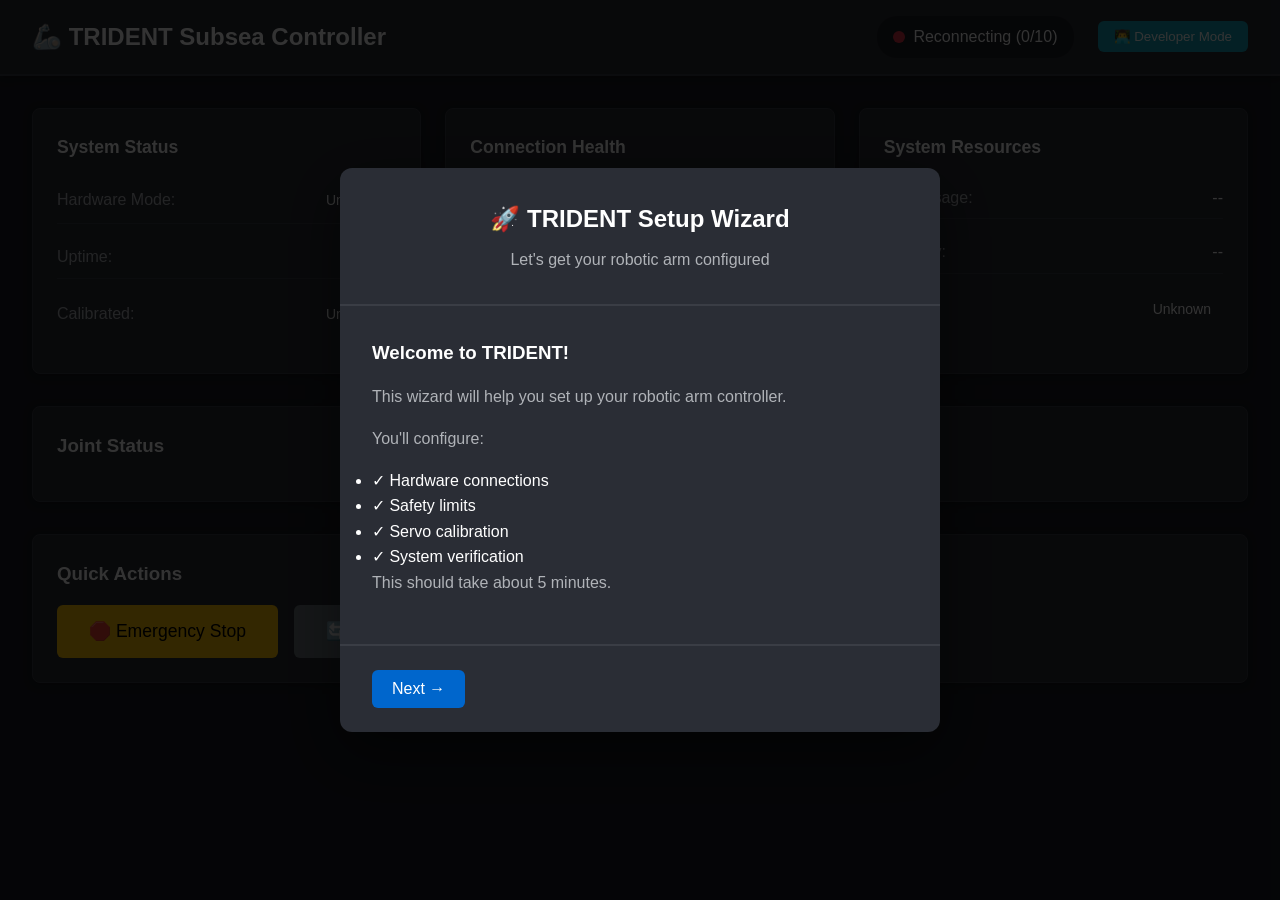
<file: blueos-extension/app/static/index.html>
<!DOCTYPE html>
<html lang="en">
<head>
    <meta charset="UTF-8">
    <meta name="viewport" content="width=device-width, initial-scale=1.0">
    <title>TRIDENT Subsea Controller</title>
    <link rel="stylesheet" href="style.css">
</head>
<body>
    <!-- Header -->
    <header class="header">
        <div class="header-content">
            <h1>🦾 TRIDENT Subsea Controller</h1>
            <div class="header-controls">
                <div class="connection-status" id="connection-status">
                    <span class="status-dot" id="status-dot"></span>
                    <span id="status-text">Disconnected</span>
                </div>
                <button class="mode-toggle" id="mode-toggle">👨‍💻 Developer Mode</button>
            </div>
        </div>
    </header>

    <!-- Main Container -->
    <div class="container">
        <!-- Setup Wizard (shown on first run) -->
        <div class="wizard-overlay" id="wizard-overlay">
            <div class="wizard-modal">
                <div class="wizard-header">
                    <h2>🚀 TRIDENT Setup Wizard</h2>
                    <p>Let's get your robotic arm configured</p>
                </div>
                <div class="wizard-content" id="wizard-content">
                    <!-- Wizard steps will be populated by JS -->
                </div>
                <div class="wizard-footer">
                    <button class="btn btn-secondary" id="wizard-prev">← Previous</button>
                    <button class="btn btn-primary" id="wizard-next">Next →</button>
                    <button class="btn btn-success" id="wizard-finish" style="display:none;">✓ Finish</button>
                </div>
            </div>
        </div>

        <!-- User Mode View -->
        <div class="view user-view" id="user-view">
            <!-- Status Cards -->
            <div class="status-grid">
                <div class="status-card">
                    <h3>System Status</h3>
                    <div class="status-item">
                        <span>Hardware Mode:</span>
                        <span id="hardware-mode" class="badge">Unknown</span>
                    </div>
                    <div class="status-item">
                        <span>Uptime:</span>
                        <span id="uptime">--</span>
                    </div>
                    <div class="status-item">
                        <span>Calibrated:</span>
                        <span id="calibrated" class="badge">Unknown</span>
                    </div>
                </div>

                <div class="status-card">
                    <h3>Connection Health</h3>
                    <div class="status-item">
                        <span>Connected Clients:</span>
                        <span id="client-count">0</span>
                    </div>
                    <div class="status-item">
                        <span>Last Command:</span>
                        <span id="last-command">Never</span>
                    </div>
                    <div class="status-item">
                        <span>Connection Quality:</span>
                        <div class="quality-bar">
                            <div class="quality-fill" id="quality-fill"></div>
                        </div>
                    </div>
                </div>

                <div class="status-card">
                    <h3>System Resources</h3>
                    <div class="status-item">
                        <span>CPU Usage:</span>
                        <span id="cpu-usage">--</span>
                    </div>
                    <div class="status-item">
                        <span>Memory:</span>
                        <span id="memory-usage">--</span>
                    </div>
                    <div class="status-item">
                        <span>Health:</span>
                        <span id="health-status" class="badge">Unknown</span>
                    </div>
                </div>
            </div>

            <!-- Joint Status -->
            <div class="joints-panel">
                <h3>Joint Status</h3>
                <div class="joints-grid" id="joints-grid">
                    <!-- Joints will be populated by JS -->
                </div>
            </div>

            <!-- Control Panel -->
            <div class="control-panel">
                <h3>Quick Actions</h3>
                <div class="button-group">
                    <button class="btn btn-warning btn-large" id="emergency-stop">
                        🛑 Emergency Stop
                    </button>
                    <button class="btn btn-secondary btn-large" id="reset-arm">
                        🔄 Reset to Center
                    </button>
                    <button class="btn btn-primary" id="open-calibration">
                        🎯 Calibrate
                    </button>
                </div>
            </div>
        </div>

        <!-- Developer Mode View -->
        <div class="view developer-view" id="developer-view" style="display: none;">
            <div class="developer-grid">
                <!-- Logs Panel -->
                <div class="panel logs-panel">
                    <div class="panel-header">
                        <h3>System Logs</h3>
                        <div class="panel-controls">
                            <select id="log-level">
                                <option value="all">All Levels</option>
                                <option value="error">Errors Only</option>
                                <option value="warning">Warnings+</option>
                                <option value="info">Info+</option>
                            </select>
                            <button class="btn-icon" id="clear-logs" title="Clear logs">🗑️</button>
                            <button class="btn-icon" id="download-logs" title="Download logs">💾</button>
                        </div>
                    </div>
                    <div class="logs-container" id="logs-container">
                        <!-- Logs will be populated by JS -->
                    </div>
                </div>

                <!-- Configuration Panel -->
                <div class="panel config-panel">
                    <h3>Configuration</h3>
                    <div class="config-section">
                        <h4>Servo Pins</h4>
                        <div class="config-grid">
                            <div class="config-item">
                                <label>Joint 1 (Yaw):</label>
                                <input type="number" id="pin-joint1" value="12" min="0" max="27">
                            </div>
                            <div class="config-item">
                                <label>Joint 2 (Pitch):</label>
                                <input type="number" id="pin-joint2" value="13" min="0" max="27">
                            </div>
                            <div class="config-item">
                                <label>Joint 3 (Pitch):</label>
                                <input type="number" id="pin-joint3" value="14" min="0" max="27">
                            </div>
                            <div class="config-item">
                                <label>Joint 4 (Roll):</label>
                                <input type="number" id="pin-joint4" value="15" min="0" max="27">
                            </div>
                        </div>
                    </div>
                    <div class="config-section">
                        <h4>Safety Limits</h4>
                        <div class="config-item">
                            <label>Max Speed (°/s):</label>
                            <input type="number" id="max-speed" value="180" min="1" max="360">
                        </div>
                        <div class="config-item">
                            <label>Update Rate (Hz):</label>
                            <input type="number" id="update-rate" value="50" min="10" max="100">
                        </div>
                    </div>
                    <button class="btn btn-primary" id="save-config">💾 Save Configuration</button>
                </div>

                <!-- Diagnostics Panel -->
                <div class="panel diagnostics-panel">
                    <h3>Diagnostics</h3>
                    <div class="diagnostics-grid">
                        <div class="diagnostic-item">
                            <h4>Servo Test</h4>
                            <select id="test-joint">
                                <option value="joint1_yaw">Joint 1 (Yaw)</option>
                                <option value="joint2_pitch">Joint 2 (Pitch)</option>
                                <option value="joint3_pitch">Joint 3 (Pitch)</option>
                                <option value="joint4_roll">Joint 4 (Roll)</option>
                            </select>
                            <input type="range" id="test-angle" min="-90" max="90" value="0">
                            <span id="test-angle-value">0°</span>
                            <button class="btn btn-secondary" id="test-servo">Test Servo</button>
                        </div>
                        <div class="diagnostic-item">
                            <h4>Connection Test</h4>
                            <button class="btn btn-secondary" id="ping-test">Ping Test</button>
                            <div id="ping-result">Ready</div>
                        </div>
                    </div>
                </div>

                <!-- Metrics Panel -->
                <div class="panel metrics-panel">
                    <h3>Performance Metrics</h3>
                    <div class="metrics-grid">
                        <div class="metric">
                            <div class="metric-label">Commands Processed</div>
                            <div class="metric-value" id="cmd-count">0</div>
                        </div>
                        <div class="metric">
                            <div class="metric-label">Error Rate</div>
                            <div class="metric-value" id="error-rate">0%</div>
                        </div>
                        <div class="metric">
                            <div class="metric-label">Avg Latency</div>
                            <div class="metric-value" id="avg-latency">--ms</div>
                        </div>
                        <div class="metric">
                            <div class="metric-label">Messages/sec</div>
                            <div class="metric-value" id="msg-rate">0</div>
                        </div>
                    </div>
                </div>
            </div>
        </div>
    </div>

    <!-- Calibration Modal -->
    <div class="modal-overlay" id="calibration-modal">
        <div class="modal">
            <div class="modal-header">
                <h2>🎯 Servo Calibration</h2>
                <button class="close-btn" id="close-calibration">&times;</button>
            </div>
            <div class="modal-content">
                <div class="calibration-step" id="calibration-content">
                    <p>Select a joint to calibrate:</p>
                    <div class="joint-select">
                        <button class="btn" data-joint="joint1_yaw">Joint 1 (Yaw)</button>
                        <button class="btn" data-joint="joint2_pitch">Joint 2 (Pitch)</button>
                        <button class="btn" data-joint="joint3_pitch">Joint 3 (Pitch)</button>
                        <button class="btn" data-joint="joint4_roll">Joint 4 (Roll)</button>
                    </div>
                </div>
            </div>
        </div>
    </div>

    <script src="app.js"></script>
</body>
</html>
</file>
<file: blueos-extension/app/static/style.css>
/* Reset and Base Styles */
* {
    margin: 0;
    padding: 0;
    box-sizing: border-box;
}

:root {
    --primary-color: #0066cc;
    --secondary-color: #6c757d;
    --success-color: #28a745;
    --danger-color: #dc3545;
    --warning-color: #ffc107;
    --info-color: #17a2b8;
    --dark-bg: #1a1d23;
    --card-bg: #2a2d35;
    --border-color: #3a3d45;
    --text-primary: #ffffff;
    --text-secondary: #b0b3b8;
    --shadow: 0 2px 8px rgba(0, 0, 0, 0.3);
}

body {
    font-family: -apple-system, BlinkMacSystemFont, 'Segoe UI', Roboto, Oxygen, Ubuntu, Cantarell, sans-serif;
    background: var(--dark-bg);
    color: var(--text-primary);
    line-height: 1.6;
}

/* Header */
.header {
    background: var(--card-bg);
    border-bottom: 2px solid var(--border-color);
    padding: 1rem 2rem;
    box-shadow: var(--shadow);
}

.header-content {
    max-width: 1400px;
    margin: 0 auto;
    display: flex;
    justify-content: space-between;
    align-items: center;
}

.header h1 {
    font-size: 1.5rem;
    font-weight: 600;
}

.header-controls {
    display: flex;
    align-items: center;
    gap: 1.5rem;
}

.connection-status {
    display: flex;
    align-items: center;
    gap: 0.5rem;
    padding: 0.5rem 1rem;
    background: rgba(0, 0, 0, 0.3);
    border-radius: 20px;
}

.status-dot {
    width: 12px;
    height: 12px;
    border-radius: 50%;
    background: var(--danger-color);
    animation: pulse 2s infinite;
}

.status-dot.connected {
    background: var(--success-color);
}

@keyframes pulse {
    0%, 100% { opacity: 1; }
    50% { opacity: 0.5; }
}

/* Container */
.container {
    max-width: 1400px;
    margin: 0 auto;
    padding: 2rem;
}

/* Status Grid */
.status-grid {
    display: grid;
    grid-template-columns: repeat(auto-fit, minmax(300px, 1fr));
    gap: 1.5rem;
    margin-bottom: 2rem;
}

.status-card {
    background: var(--card-bg);
    border-radius: 8px;
    padding: 1.5rem;
    box-shadow: var(--shadow);
    border: 1px solid var(--border-color);
}

.status-card h3 {
    margin-bottom: 1rem;
    color: var(--text-primary);
    font-size: 1.1rem;
}

.status-item {
    display: flex;
    justify-content: space-between;
    align-items: center;
    margin-bottom: 0.75rem;
    padding: 0.5rem 0;
    border-bottom: 1px solid var(--border-color);
}

.status-item:last-child {
    border-bottom: none;
}

.status-item span:first-child {
    color: var(--text-secondary);
}

/* Badges */
.badge {
    padding: 0.25rem 0.75rem;
    border-radius: 12px;
    font-size: 0.875rem;
    font-weight: 500;
}

.badge.success {
    background: var(--success-color);
    color: white;
}

.badge.danger {
    background: var(--danger-color);
    color: white;
}

.badge.warning {
    background: var(--warning-color);
    color: black;
}

.badge.info {
    background: var(--info-color);
    color: white;
}

/* Quality Bar */
.quality-bar {
    width: 100px;
    height: 8px;
    background: var(--border-color);
    border-radius: 4px;
    overflow: hidden;
}

.quality-fill {
    height: 100%;
    background: var(--success-color);
    transition: width 0.3s, background-color 0.3s;
}

.quality-fill.poor {
    background: var(--danger-color);
}

.quality-fill.fair {
    background: var(--warning-color);
}

/* Joints Panel */
.joints-panel {
    background: var(--card-bg);
    border-radius: 8px;
    padding: 1.5rem;
    margin-bottom: 2rem;
    box-shadow: var(--shadow);
    border: 1px solid var(--border-color);
}

.joints-grid {
    display: grid;
    grid-template-columns: repeat(auto-fit, minmax(250px, 1fr));
    gap: 1rem;
    margin-top: 1rem;
}

.joint-item {
    background: rgba(0, 0, 0, 0.2);
    padding: 1rem;
    border-radius: 6px;
    border: 1px solid var(--border-color);
}

.joint-item h4 {
    margin-bottom: 0.75rem;
    color: var(--text-primary);
}

.joint-info {
    display: flex;
    justify-content: space-between;
    margin-bottom: 0.5rem;
    font-size: 0.9rem;
}

.joint-info span:first-child {
    color: var(--text-secondary);
}

/* Control Panel */
.control-panel {
    background: var(--card-bg);
    border-radius: 8px;
    padding: 1.5rem;
    box-shadow: var(--shadow);
    border: 1px solid var(--border-color);
}

.button-group {
    display: flex;
    gap: 1rem;
    flex-wrap: wrap;
    margin-top: 1rem;
}

/* Buttons */
.btn {
    padding: 0.625rem 1.25rem;
    border: none;
    border-radius: 6px;
    font-size: 1rem;
    font-weight: 500;
    cursor: pointer;
    transition: all 0.2s;
    display: inline-flex;
    align-items: center;
    gap: 0.5rem;
}

.btn:hover {
    transform: translateY(-1px);
    box-shadow: 0 4px 12px rgba(0, 0, 0, 0.3);
}

.btn-primary {
    background: var(--primary-color);
    color: white;
}

.btn-secondary {
    background: var(--secondary-color);
    color: white;
}

.btn-success {
    background: var(--success-color);
    color: white;
}

.btn-warning {
    background: var(--warning-color);
    color: black;
}

.btn-danger {
    background: var(--danger-color);
    color: white;
}

.btn-large {
    padding: 1rem 2rem;
    font-size: 1.1rem;
}

.btn-icon {
    padding: 0.5rem;
    background: rgba(255, 255, 255, 0.1);
    border: none;
    border-radius: 4px;
    cursor: pointer;
    font-size: 1rem;
}

.btn-icon:hover {
    background: rgba(255, 255, 255, 0.2);
}

.mode-toggle {
    background: var(--info-color);
    color: white;
    padding: 0.5rem 1rem;
    border: none;
    border-radius: 6px;
    cursor: pointer;
    font-weight: 500;
}

/* Developer View */
.developer-grid {
    display: grid;
    grid-template-columns: repeat(2, 1fr);
    gap: 1.5rem;
}

.panel {
    background: var(--card-bg);
    border-radius: 8px;
    padding: 1.5rem;
    box-shadow: var(--shadow);
    border: 1px solid var(--border-color);
}

.panel h3 {
    margin-bottom: 1rem;
    padding-bottom: 0.75rem;
    border-bottom: 2px solid var(--border-color);
}

.panel-header {
    display: flex;
    justify-content: space-between;
    align-items: center;
    margin-bottom: 1rem;
    padding-bottom: 0.75rem;
    border-bottom: 2px solid var(--border-color);
}

.panel-controls {
    display: flex;
    gap: 0.5rem;
}

/* Logs Panel */
.logs-panel {
    grid-column: 1 / -1;
}

.logs-container {
    height: 300px;
    overflow-y: auto;
    background: rgba(0, 0, 0, 0.3);
    border-radius: 4px;
    padding: 1rem;
    font-family: 'Courier New', monospace;
    font-size: 0.85rem;
}

.log-entry {
    margin-bottom: 0.5rem;
    padding: 0.25rem 0.5rem;
    border-radius: 3px;
}

.log-entry.error {
    background: rgba(220, 53, 69, 0.2);
    border-left: 3px solid var(--danger-color);
}

.log-entry.warning {
    background: rgba(255, 193, 7, 0.2);
    border-left: 3px solid var(--warning-color);
}

.log-entry.info {
    border-left: 3px solid var(--info-color);
}

.log-timestamp {
    color: var(--text-secondary);
    margin-right: 0.5rem;
}

/* Configuration Panel */
.config-section {
    margin-bottom: 1.5rem;
}

.config-section h4 {
    margin-bottom: 0.75rem;
    color: var(--text-secondary);
    font-size: 0.9rem;
    text-transform: uppercase;
}

.config-grid {
    display: grid;
    grid-template-columns: repeat(2, 1fr);
    gap: 1rem;
}

.config-item {
    display: flex;
    flex-direction: column;
    gap: 0.5rem;
}

.config-item label {
    color: var(--text-secondary);
    font-size: 0.9rem;
}

.config-item input,
.config-item select {
    background: rgba(0, 0, 0, 0.3);
    border: 1px solid var(--border-color);
    border-radius: 4px;
    padding: 0.5rem;
    color: var(--text-primary);
    font-size: 1rem;
}

select {
    background: rgba(0, 0, 0, 0.3);
    border: 1px solid var(--border-color);
    border-radius: 4px;
    padding: 0.5rem;
    color: var(--text-primary);
}

/* Diagnostics Panel */
.diagnostics-grid {
    display: flex;
    flex-direction: column;
    gap: 1.5rem;
}

.diagnostic-item {
    background: rgba(0, 0, 0, 0.2);
    padding: 1rem;
    border-radius: 6px;
    border: 1px solid var(--border-color);
}

.diagnostic-item h4 {
    margin-bottom: 1rem;
    color: var(--text-primary);
}

.diagnostic-item input[type="range"] {
    width: 100%;
    margin: 0.5rem 0;
}

#ping-result {
    margin-top: 0.5rem;
    padding: 0.5rem;
    background: rgba(0, 0, 0, 0.3);
    border-radius: 4px;
    font-family: monospace;
}

/* Metrics Panel */
.metrics-grid {
    display: grid;
    grid-template-columns: repeat(2, 1fr);
    gap: 1rem;
}

.metric {
    text-align: center;
    padding: 1rem;
    background: rgba(0, 0, 0, 0.2);
    border-radius: 6px;
    border: 1px solid var(--border-color);
}

.metric-label {
    color: var(--text-secondary);
    font-size: 0.85rem;
    margin-bottom: 0.5rem;
}

.metric-value {
    font-size: 1.5rem;
    font-weight: 600;
    color: var(--primary-color);
}

/* Wizard */
.wizard-overlay {
    display: none;
    position: fixed;
    top: 0;
    left: 0;
    width: 100%;
    height: 100%;
    background: rgba(0, 0, 0, 0.8);
    z-index: 1000;
    justify-content: center;
    align-items: center;
}

.wizard-overlay.active {
    display: flex;
}

.wizard-modal {
    background: var(--card-bg);
    border-radius: 12px;
    width: 90%;
    max-width: 600px;
    max-height: 80vh;
    overflow: hidden;
    box-shadow: 0 20px 60px rgba(0, 0, 0, 0.5);
}

.wizard-header {
    padding: 2rem;
    border-bottom: 2px solid var(--border-color);
    text-align: center;
}

.wizard-header h2 {
    margin-bottom: 0.5rem;
}

.wizard-header p {
    color: var(--text-secondary);
}

.wizard-content {
    padding: 2rem;
    min-height: 300px;
    overflow-y: auto;
}

.wizard-footer {
    padding: 1.5rem 2rem;
    border-top: 2px solid var(--border-color);
    display: flex;
    justify-content: space-between;
}

.wizard-step {
    display: none;
}

.wizard-step.active {
    display: block;
}

.wizard-step h3 {
    margin-bottom: 1rem;
}

.wizard-step p {
    margin-bottom: 1rem;
    color: var(--text-secondary);
}

/* Modal */
.modal-overlay {
    display: none;
    position: fixed;
    top: 0;
    left: 0;
    width: 100%;
    height: 100%;
    background: rgba(0, 0, 0, 0.8);
    z-index: 1000;
    justify-content: center;
    align-items: center;
}

.modal-overlay.active {
    display: flex;
}

.modal {
    background: var(--card-bg);
    border-radius: 12px;
    width: 90%;
    max-width: 700px;
    max-height: 80vh;
    overflow: hidden;
    box-shadow: 0 20px 60px rgba(0, 0, 0, 0.5);
}

.modal-header {
    padding: 1.5rem 2rem;
    border-bottom: 2px solid var(--border-color);
    display: flex;
    justify-content: space-between;
    align-items: center;
}

.close-btn {
    background: none;
    border: none;
    font-size: 2rem;
    color: var(--text-secondary);
    cursor: pointer;
    line-height: 1;
}

.close-btn:hover {
    color: var(--text-primary);
}

.modal-content {
    padding: 2rem;
    overflow-y: auto;
    max-height: 60vh;
}

.joint-select {
    display: grid;
    grid-template-columns: repeat(2, 1fr);
    gap: 1rem;
    margin-top: 1rem;
}

/* Responsive */
@media (max-width: 768px) {
    .developer-grid {
        grid-template-columns: 1fr;
    }

    .status-grid {
        grid-template-columns: 1fr;
    }

    .config-grid {
        grid-template-columns: 1fr;
    }

    .button-group {
        flex-direction: column;
    }

    .btn-large {
        width: 100%;
    }
}

/* Scrollbar */
::-webkit-scrollbar {
    width: 10px;
}

::-webkit-scrollbar-track {
    background: var(--dark-bg);
}

::-webkit-scrollbar-thumb {
    background: var(--border-color);
    border-radius: 5px;
}

::-webkit-scrollbar-thumb:hover {
    background: #555;
}
</file>
